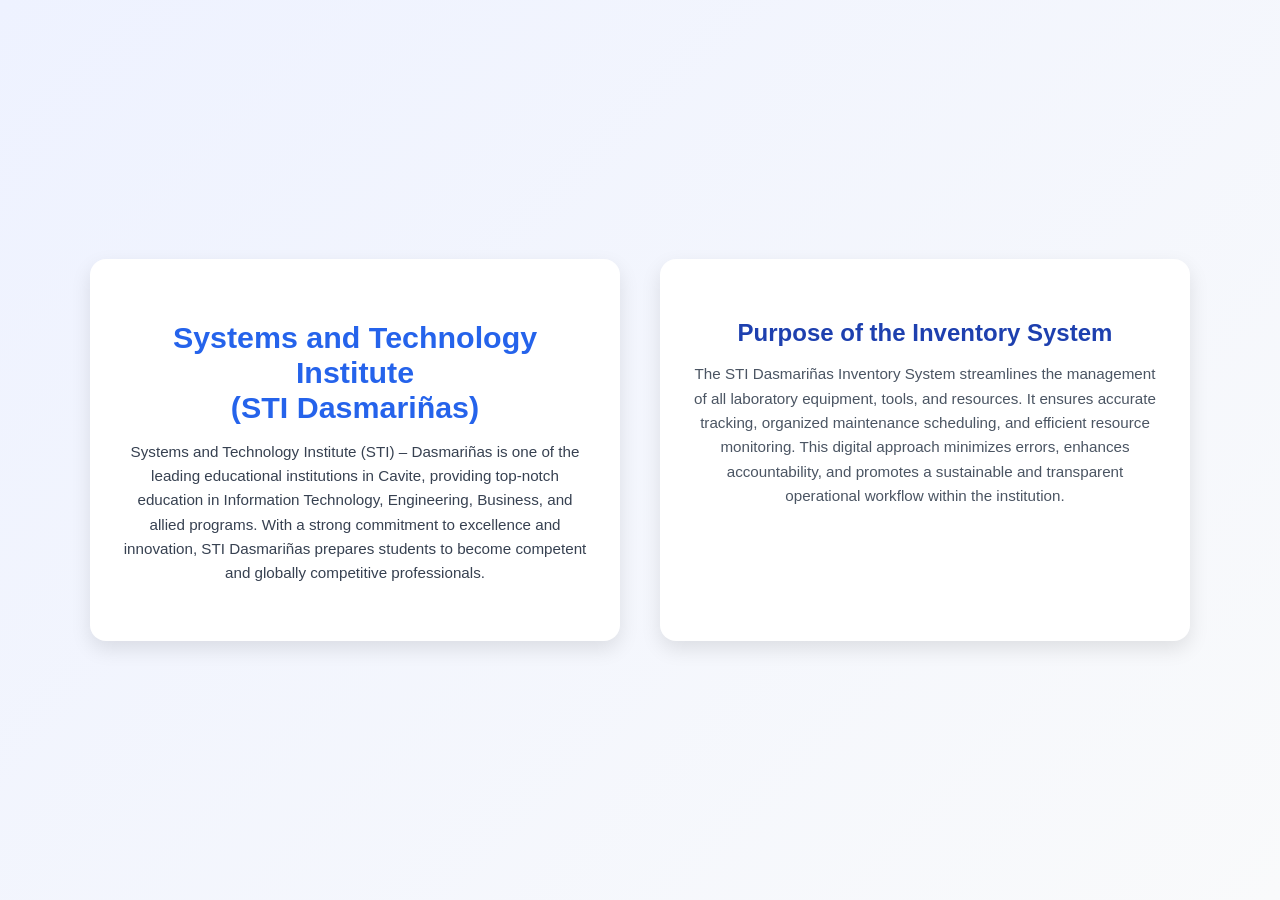
<file: landingpage.html>
<!DOCTYPE html>
<html lang="en">
<head>
  <meta charset="UTF-8" />
  <meta name="viewport" content="width=device-width, initial-scale=1.0" />
  <title>STI Dasmariñas Inventory System</title>
  <link rel="stylesheet" href="landingpage.css" />
</head>
<body>
  <div class="landing-wrapper">
    <div class="landing-container">
      
      <!-- Left Container -->
      <div class="landing-box landing-left">
        <h1>Systems and Technology Institute<br>(STI Dasmariñas)</h1>
        <p>
          Systems and Technology Institute (STI) – Dasmariñas is one of the leading educational institutions in Cavite,
          providing top-notch education in Information Technology, Engineering, Business, and allied programs.
          With a strong commitment to excellence and innovation, STI Dasmariñas prepares students to become
          competent and globally competitive professionals.
        </p>
      </div>

      <!-- Right Container -->
      <div class="landing-box landing-right">
        <h2>Purpose of the Inventory System</h2>
        <p>
          The STI Dasmariñas Inventory System streamlines the management of all laboratory equipment,
          tools, and resources. It ensures accurate tracking, organized maintenance scheduling,
          and efficient resource monitoring. This digital approach minimizes errors, enhances accountability,
          and promotes a sustainable and transparent operational workflow within the institution.
        </p>
      </div>

    </div>
  </div>

  <script src="landingpage.js"></script>
</body>
</html>
</file>
<file: landingpage.css>
/* ============================
   GLOBAL STYLES
   ============================ */
body {
  margin: 0;
  font-family: 'Segoe UI', Tahoma, Geneva, Verdana, sans-serif;
  background: linear-gradient(135deg, #eef2ff, #f9fafb);
  color: #1f2937;
  height: 100vh;
  display: flex;
  align-items: center;
  justify-content: center;
  overflow: hidden;
}

/* ============================
   LAYOUT
   ============================ */
.landing-wrapper {
  width: 100%;
  display: flex;
  justify-content: center;
  align-items: center;
}

.landing-container {
  display: grid;
  grid-template-columns: 1fr 1fr;
  gap: 40px;
  max-width: 1100px;
  padding: 40px;
}

/* ============================
   BOXES (Two Columns)
   ============================ */
.landing-box {
  background: #ffffff;
  border-radius: 16px;
  box-shadow: 0 8px 20px rgba(0, 0, 0, 0.1);
  padding: 40px 30px;
  text-align: center;
  transition: transform 0.4s ease, box-shadow 0.4s ease;
  opacity: 0;
}

/* Animations */
@keyframes fadeInUp {
  0% {
    opacity: 0;
    transform: translateY(30px);
  }
  100% {
    opacity: 1;
    transform: translateY(0);
  }
}

/* Delay each column for a staggered effect */
.landing-left {
  animation: fadeInUp 1s ease forwards;
}
.landing-right {
  animation: fadeInUp 1s ease forwards;
  animation-delay: 0.4s;
}

/* Hover effect */
.landing-box:hover {
  transform: scale(1.03);
  box-shadow: 0 10px 25px rgba(37, 99, 235, 0.2);
}

/* ============================
   TEXT STYLES
   ============================ */
.landing-left h1 {
  font-size: 1.9rem;
  color: #2563eb;
  margin-bottom: 15px;
}

.landing-left p {
  line-height: 1.6;
  font-size: 0.95rem;
  color: #374151;
}

.landing-right h2 {
  font-size: 1.5rem;
  color: #1e40af;
  margin-bottom: 12px;
}

.landing-right p {
  font-size: 0.95rem;
  line-height: 1.6;
  color: #4b5563;
}

/* ============================
   RESPONSIVE DESIGN
   ============================ */
@media (max-width: 900px) {
  .landing-container {
    grid-template-columns: 1fr;
    padding: 20px;
  }

  .landing-box {
    padding: 30px 20px;
  }

  .landing-left,
  .landing-right {
    animation-delay: 0s !important;
  }
}
</file>
